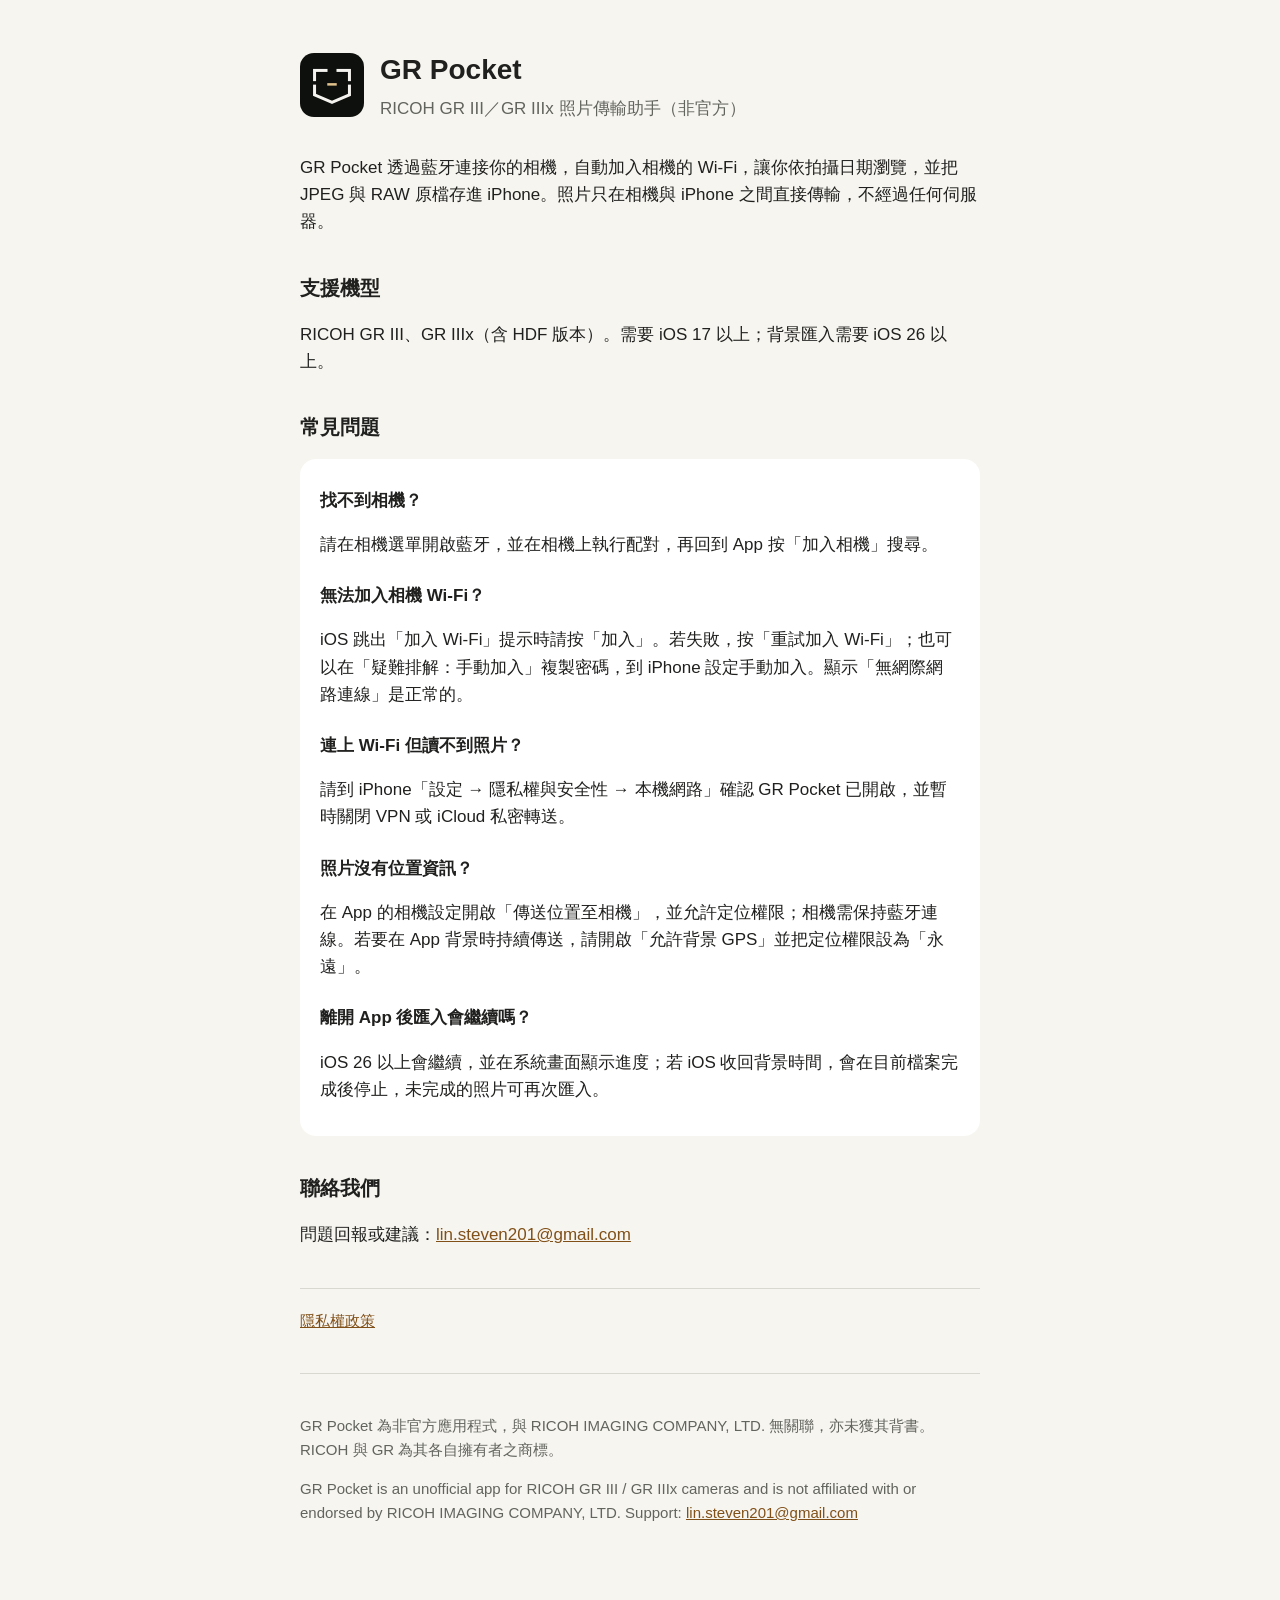
<file: index.html>
<!doctype html>
<html lang="zh-Hant">
<head>
<meta charset="utf-8">
<meta name="viewport" content="width=device-width, initial-scale=1">
<title>GR Pocket 支援</title>
<meta name="description" content="GR Pocket：RICOH GR III／GR IIIx 非官方照片傳輸工具的支援頁面。">
<link rel="icon" href="icon.png">
<link rel="stylesheet" href="style.css">
</head>
<body>
<main>
<header>
  <img src="icon.png" alt="">
  <div>
    <h1>GR Pocket</h1>
    <p>RICOH GR III／GR IIIx 照片傳輸助手（非官方）</p>
  </div>
</header>

<p>GR Pocket 透過藍牙連接你的相機，自動加入相機的 Wi-Fi，讓你依拍攝日期瀏覽，並把 JPEG 與 RAW 原檔存進 iPhone。照片只在相機與 iPhone 之間直接傳輸，不經過任何伺服器。</p>

<h2>支援機型</h2>
<p>RICOH GR III、GR IIIx（含 HDF 版本）。需要 iOS 17 以上；背景匯入需要 iOS 26 以上。</p>

<h2>常見問題</h2>
<div class="card">
  <h3>找不到相機？</h3>
  <p>請在相機選單開啟藍牙，並在相機上執行配對，再回到 App 按「加入相機」搜尋。</p>
  <h3>無法加入相機 Wi-Fi？</h3>
  <p>iOS 跳出「加入 Wi-Fi」提示時請按「加入」。若失敗，按「重試加入 Wi-Fi」；也可以在「疑難排解：手動加入」複製密碼，到 iPhone 設定手動加入。顯示「無網際網路連線」是正常的。</p>
  <h3>連上 Wi-Fi 但讀不到照片？</h3>
  <p>請到 iPhone「設定 → 隱私權與安全性 → 本機網路」確認 GR Pocket 已開啟，並暫時關閉 VPN 或 iCloud 私密轉送。</p>
  <h3>照片沒有位置資訊？</h3>
  <p>在 App 的相機設定開啟「傳送位置至相機」，並允許定位權限；相機需保持藍牙連線。若要在 App 背景時持續傳送，請開啟「允許背景 GPS」並把定位權限設為「永遠」。</p>
  <h3>離開 App 後匯入會繼續嗎？</h3>
  <p>iOS 26 以上會繼續，並在系統畫面顯示進度；若 iOS 收回背景時間，會在目前檔案完成後停止，未完成的照片可再次匯入。</p>
</div>

<h2>聯絡我們</h2>
<p>問題回報或建議：<a href="mailto:lin.steven201@gmail.com">lin.steven201@gmail.com</a></p>

<nav>
  <a href="privacy.html">隱私權政策</a>
</nav>

<hr>
<p class="muted">GR Pocket 為非官方應用程式，與 RICOH IMAGING COMPANY, LTD. 無關聯，亦未獲其背書。RICOH 與 GR 為其各自擁有者之商標。</p>
<p class="muted">GR Pocket is an unofficial app for RICOH GR III / GR IIIx cameras and is not affiliated with or endorsed by RICOH IMAGING COMPANY, LTD. Support: <a href="mailto:lin.steven201@gmail.com">lin.steven201@gmail.com</a></p>
</main>
</body>
</html>
</file>
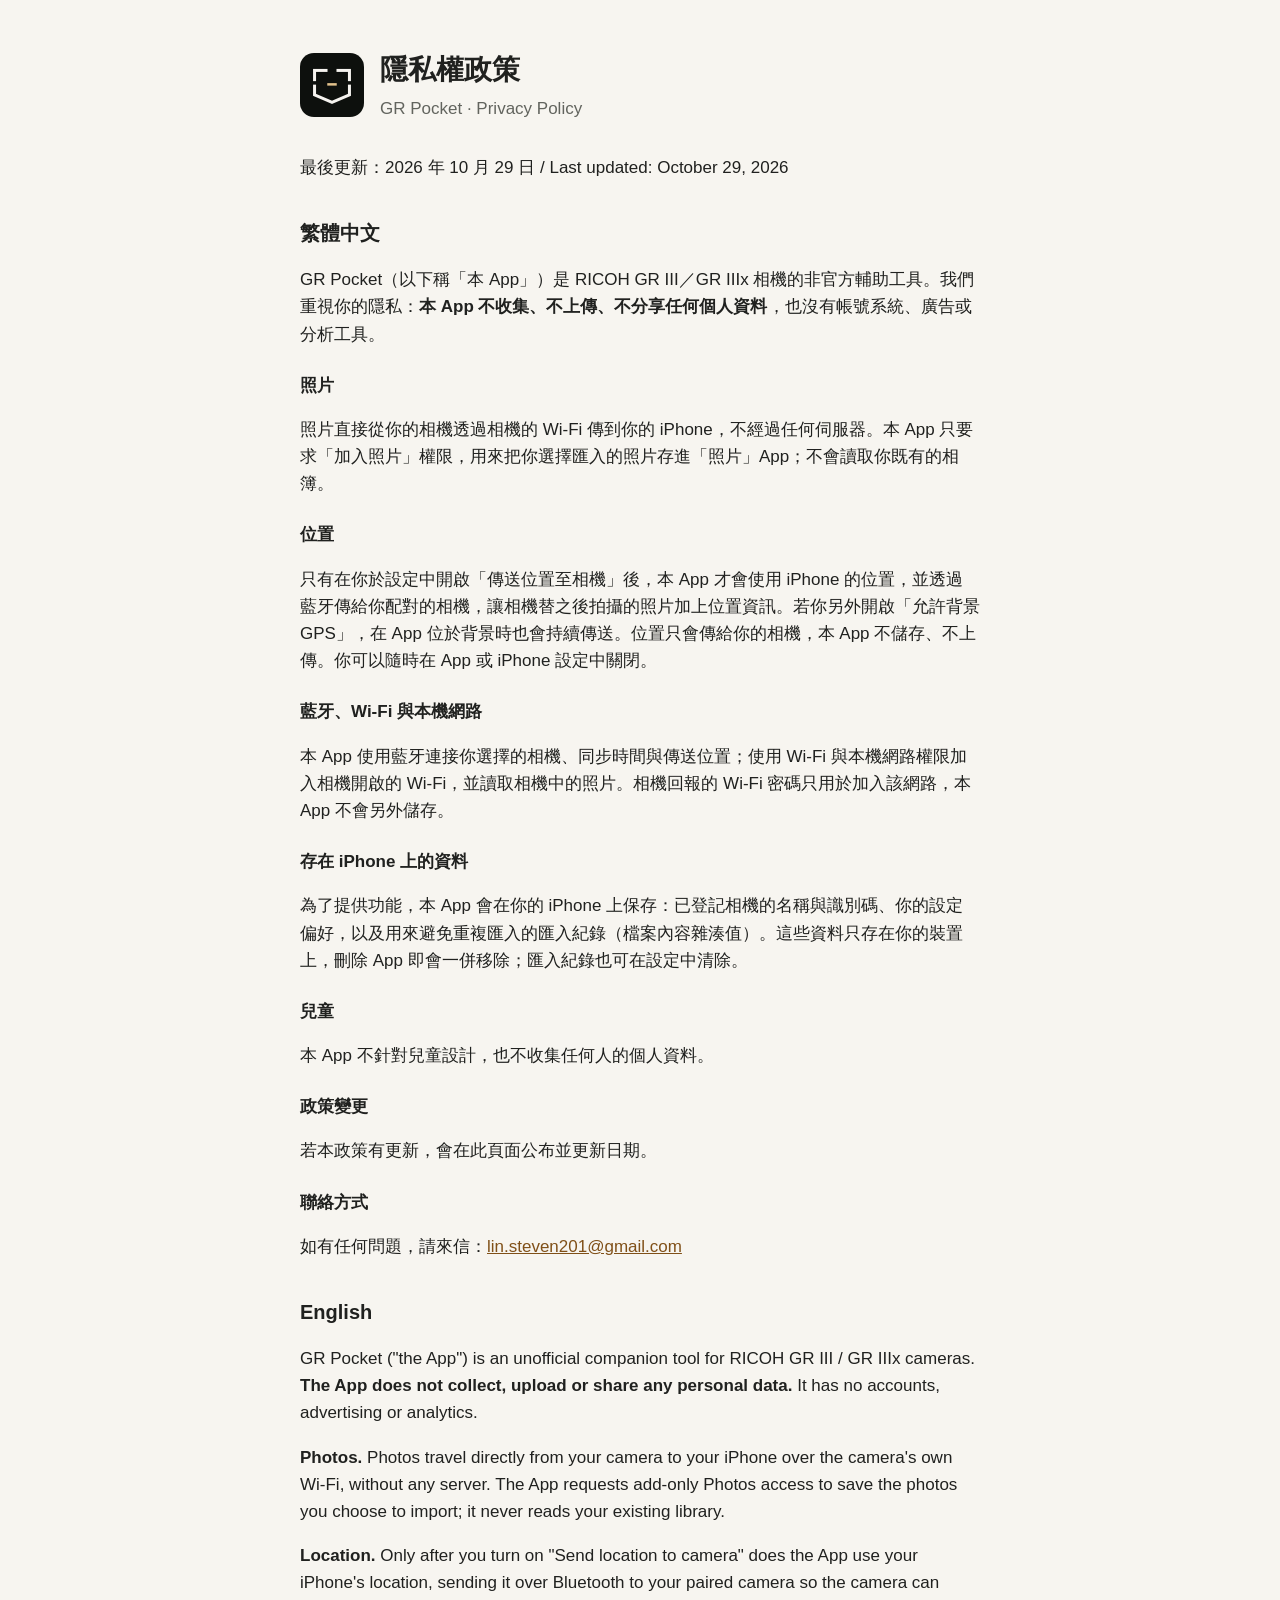
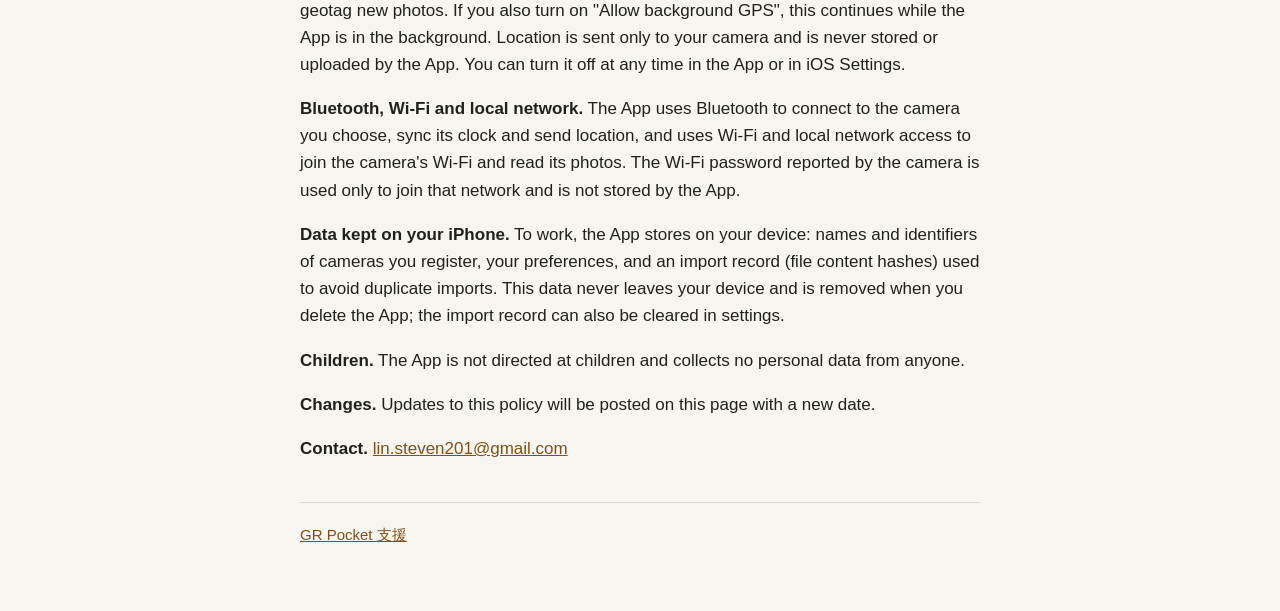
<file: privacy.html>
<!doctype html>
<html lang="zh-Hant">
<head>
<meta charset="utf-8">
<meta name="viewport" content="width=device-width, initial-scale=1">
<title>GR Pocket 隱私權政策</title>
<meta name="description" content="GR Pocket 隱私權政策 / Privacy Policy">
<link rel="icon" href="icon.png">
<link rel="stylesheet" href="style.css">
</head>
<body>
<main>
<header>
  <img src="icon.png" alt="">
  <div>
    <h1>隱私權政策</h1>
    <p>GR Pocket · Privacy Policy</p>
  </div>
</header>
<p>最後更新：2026 年 10 月 29 日 / Last updated: October 29, 2026</p>
<h2>繁體中文</h2>
<p>GR Pocket（以下稱「本 App」）是 RICOH GR III／GR IIIx 相機的非官方輔助工具。我們重視你的隱私：<strong>本 App 不收集、不上傳、不分享任何個人資料</strong>，也沒有帳號系統、廣告或分析工具。</p>
<h3>照片</h3>
<p>照片直接從你的相機透過相機的 Wi-Fi 傳到你的 iPhone，不經過任何伺服器。本 App 只要求「加入照片」權限，用來把你選擇匯入的照片存進「照片」App；不會讀取你既有的相簿。</p>
<h3>位置</h3>
<p>只有在你於設定中開啟「傳送位置至相機」後，本 App 才會使用 iPhone 的位置，並透過藍牙傳給你配對的相機，讓相機替之後拍攝的照片加上位置資訊。若你另外開啟「允許背景 GPS」，在 App 位於背景時也會持續傳送。位置只會傳給你的相機，本 App 不儲存、不上傳。你可以隨時在 App 或 iPhone 設定中關閉。</p>
<h3>藍牙、Wi-Fi 與本機網路</h3>
<p>本 App 使用藍牙連接你選擇的相機、同步時間與傳送位置；使用 Wi-Fi 與本機網路權限加入相機開啟的 Wi-Fi，並讀取相機中的照片。相機回報的 Wi-Fi 密碼只用於加入該網路，本 App 不會另外儲存。</p>
<h3>存在 iPhone 上的資料</h3>
<p>為了提供功能，本 App 會在你的 iPhone 上保存：已登記相機的名稱與識別碼、你的設定偏好，以及用來避免重複匯入的匯入紀錄（檔案內容雜湊值）。這些資料只存在你的裝置上，刪除 App 即會一併移除；匯入紀錄也可在設定中清除。</p>
<h3>兒童</h3>
<p>本 App 不針對兒童設計，也不收集任何人的個人資料。</p>
<h3>政策變更</h3>
<p>若本政策有更新，會在此頁面公布並更新日期。</p>
<h3>聯絡方式</h3>
<p>如有任何問題，請來信：<a href="mailto:lin.steven201@gmail.com">lin.steven201@gmail.com</a></p>
<h2>English</h2>
<p>GR Pocket (&quot;the App&quot;) is an unofficial companion tool for RICOH GR III / GR IIIx cameras. <strong>The App does not collect, upload or share any personal data.</strong> It has no accounts, advertising or analytics.</p>
<p><strong>Photos.</strong> Photos travel directly from your camera to your iPhone over the camera&#x27;s own Wi-Fi, without any server. The App requests add-only Photos access to save the photos you choose to import; it never reads your existing library.</p>
<p><strong>Location.</strong> Only after you turn on &quot;Send location to camera&quot; does the App use your iPhone&#x27;s location, sending it over Bluetooth to your paired camera so the camera can geotag new photos. If you also turn on &quot;Allow background GPS&quot;, this continues while the App is in the background. Location is sent only to your camera and is never stored or uploaded by the App. You can turn it off at any time in the App or in iOS Settings.</p>
<p><strong>Bluetooth, Wi-Fi and local network.</strong> The App uses Bluetooth to connect to the camera you choose, sync its clock and send location, and uses Wi-Fi and local network access to join the camera&#x27;s Wi-Fi and read its photos. The Wi-Fi password reported by the camera is used only to join that network and is not stored by the App.</p>
<p><strong>Data kept on your iPhone.</strong> To work, the App stores on your device: names and identifiers of cameras you register, your preferences, and an import record (file content hashes) used to avoid duplicate imports. This data never leaves your device and is removed when you delete the App; the import record can also be cleared in settings.</p>
<p><strong>Children.</strong> The App is not directed at children and collects no personal data from anyone.</p>
<p><strong>Changes.</strong> Updates to this policy will be posted on this page with a new date.</p>
<p><strong>Contact.</strong> <a href="mailto:lin.steven201@gmail.com">lin.steven201@gmail.com</a></p>
<nav>
  <a href="./">GR Pocket 支援</a>
</nav>
</main>
</body>
</html>
</file>
<file: style.css>
:root {
  --bg: #F7F5F0;
  --surface: #FFFFFF;
  --ink: #20211F;
  --secondary: #62645E;
  --accent: #805018;
  --rule: #D8D8D1;
}
@media (prefers-color-scheme: dark) {
  :root {
    --bg: #111211;
    --surface: #1D1E1C;
    --ink: #F2F0EA;
    --secondary: #ACAEA5;
    --accent: #D8B477;
    --rule: #3A3C36;
  }
}
* { box-sizing: border-box; }
body {
  margin: 0;
  background: var(--bg);
  color: var(--ink);
  font: 17px/1.6 -apple-system, BlinkMacSystemFont, "PingFang TC", "Noto Sans TC", "Helvetica Neue", sans-serif;
}
main { max-width: 720px; margin: 0 auto; padding: 48px 20px 64px; }
header { display: flex; align-items: center; gap: 16px; margin-bottom: 32px; }
header img { width: 64px; height: 64px; border-radius: 14px; }
header h1 { margin: 0; font-size: 28px; font-weight: 600; }
header p { margin: 2px 0 0; color: var(--secondary); }
h2 { font-size: 20px; font-weight: 600; margin: 36px 0 8px; }
h3 { font-size: 17px; font-weight: 600; margin: 24px 0 4px; }
p, li { color: var(--ink); }
.muted { color: var(--secondary); font-size: 15px; }
.card { background: var(--surface); border-radius: 16px; padding: 4px 20px 16px; margin: 16px 0; }
a { color: var(--accent); }
nav { display: flex; gap: 20px; margin-top: 40px; padding-top: 20px; border-top: 1px solid var(--rule); font-size: 15px; }
hr { border: 0; border-top: 1px solid var(--rule); margin: 40px 0; }
</file>
